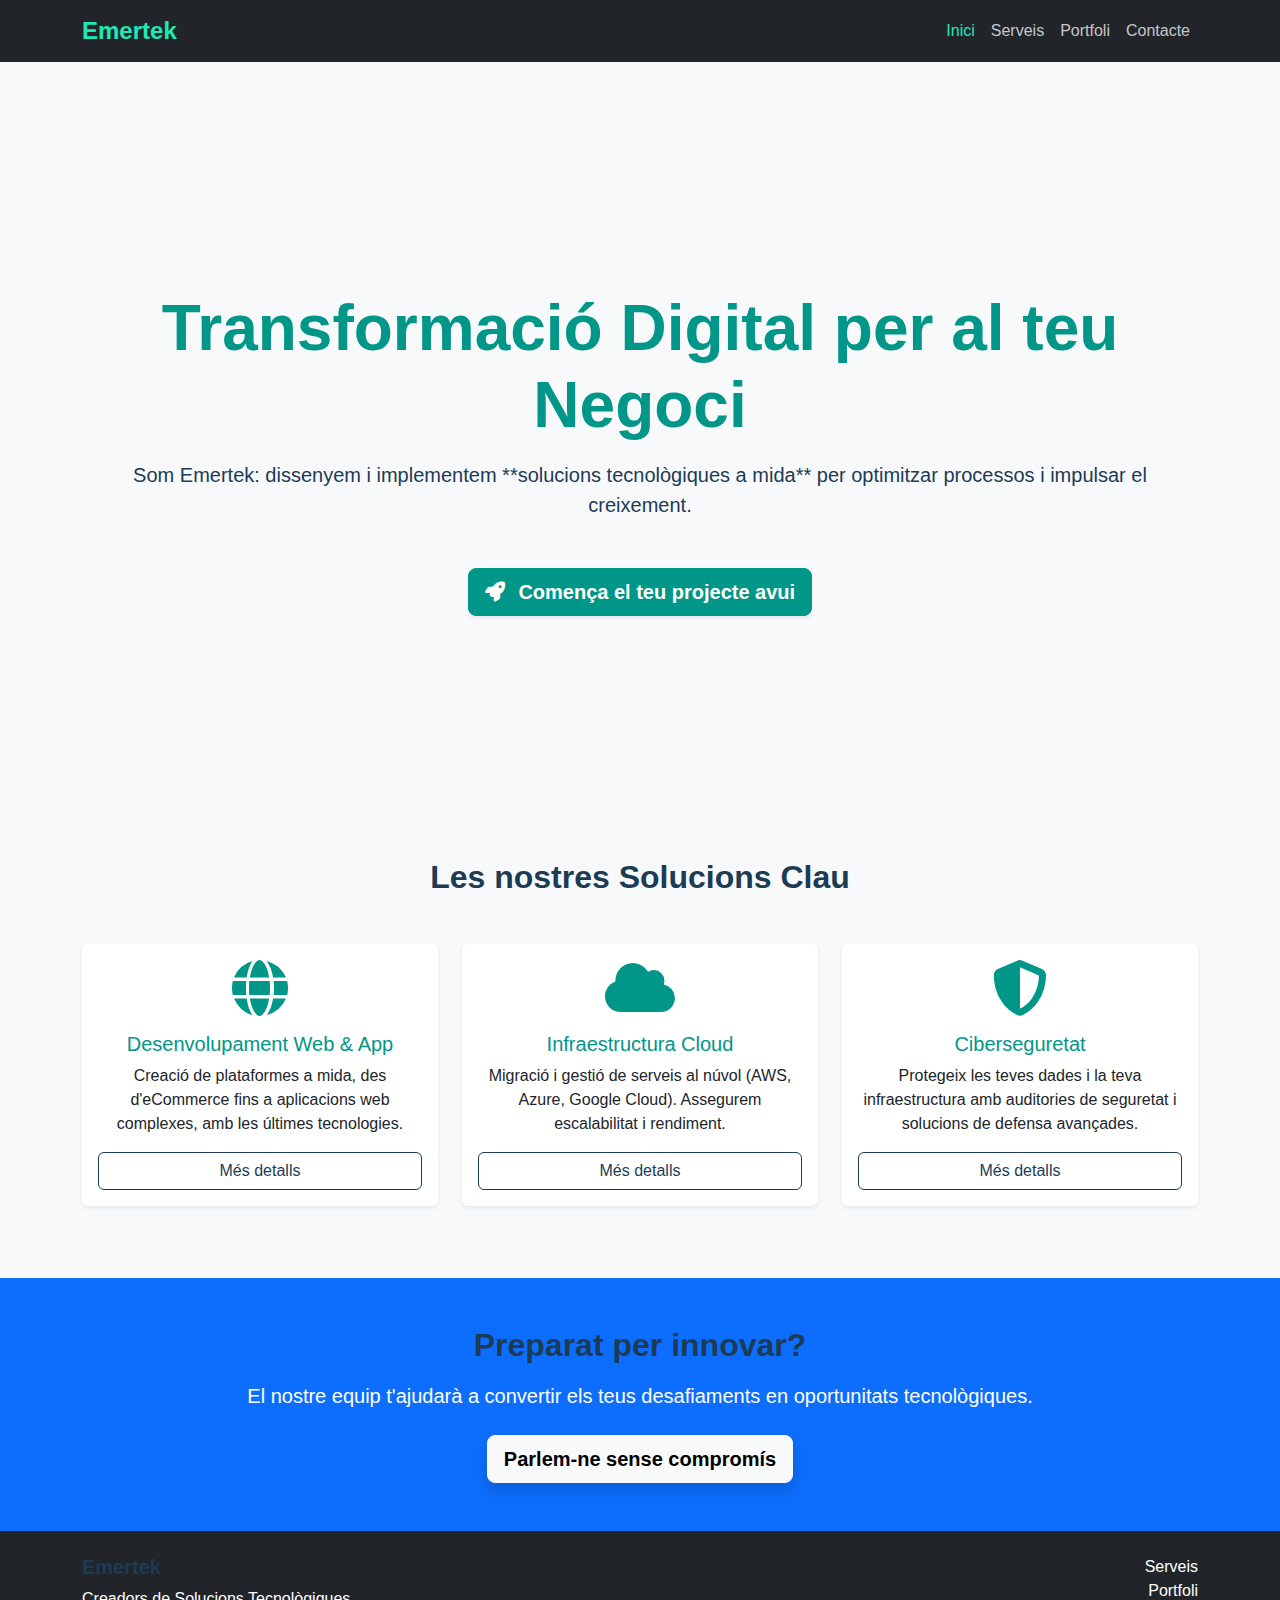
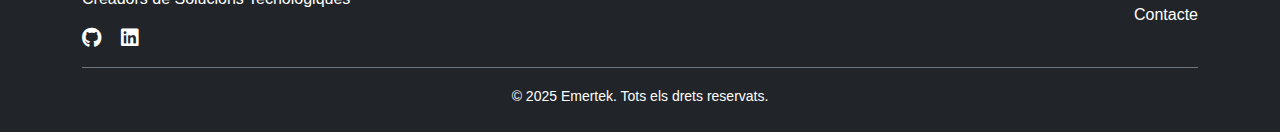
<file: index.html>
<!DOCTYPE html>
<html lang="ca">
<head>
    <meta charset="UTF-8">
    <meta name="viewport" content="width=device-width, initial-scale=1.0">
    <title>Emertek | Solucions Tecnològiques a Mida</title>
    <meta name="description" content="Emertek és el teu soci tecnològic per a la transformació digital. Desenvolupament web, consultoria i solucions d'infraestructura cloud.">
    
    <link href="https://cdn.jsdelivr.net/npm/bootstrap@5.3.2/dist/css/bootstrap.min.css" rel="stylesheet">
    
    <link rel="stylesheet" href="assets/css/style.css">
    
    <link rel="stylesheet" href="https://cdnjs.cloudflare.com/ajax/libs/font-awesome/6.5.1/css/all.min.css">
    
</head>
<body>

    <header>
        <nav class="navbar navbar-expand-lg navbar-dark bg-dark fixed-top">
            <div class="container">
                <a class="navbar-brand fw-bold" href="index.html">Emertek</a>
                <button class="navbar-toggler" type="button" data-bs-toggle="collapse" data-bs-target="#navbarNav" aria-controls="navbarNav" aria-expanded="false" aria-label="Toggle navigation">
                    <span class="navbar-toggler-icon"></span>
                </button>
                <div class="collapse navbar-collapse" id="navbarNav">
                    <ul class="navbar-nav ms-auto">
                        <li class="nav-item"><a class="nav-link active" aria-current="page" href="index.html">Inici</a></li>
                        <li class="nav-item"><a class="nav-link" href="serveis.html">Serveis</a></li>
                        <li class="nav-item"><a class="nav-link" href="portfolio.html">Portfoli</a></li>
                        <li class="nav-item"><a class="nav-link" href="contacte.html">Contacte</a></li>
                    </ul>
                </div>
            </div>
        </nav>
    </header>
    
    <main>
        
        <section class="hero bg-light text-center d-flex align-items-center" style="min-height: 90vh; padding-top: 5rem;">
            <div class="container">
                <h1 class="display-3 fw-bolder text-primary mb-3">Transformació Digital per al teu Negoci</h1>
                <p class="lead mb-5">Som Emertek: dissenyem i implementem **solucions tecnològiques a mida** per optimitzar processos i impulsar el creixement.</p>
                <a href="contacte.html" class="btn btn-primary btn-lg shadow-sm">
                    <i class="fas fa-rocket me-2"></i> Comença el teu projecte avui
                </a>
            </div>
        </section>

        <section class="py-5">
            <div class="container">
                <h2 class="text-center mb-5 fw-bold">Les nostres Solucions Clau</h2>
                <div class="row text-center">
                    
                    <div class="col-md-4 mb-4">
                        <div class="card h-100 p-3 border-0 shadow-sm">
                            <i class="fas fa-globe display-4 text-info mb-3"></i>
                            <h3 class="card-title h5">Desenvolupament Web & App</h3>
                            <p class="card-text">Creació de plataformes a mida, des d'eCommerce fins a aplicacions web complexes, amb les últimes tecnologies.</p>
                            <a href="serveis.html#web" class="btn btn-outline-secondary mt-auto">Més detalls</a>
                        </div>
                    </div>
                    
                    <div class="col-md-4 mb-4">
                        <div class="card h-100 p-3 border-0 shadow-sm">
                            <i class="fas fa-cloud display-4 text-info mb-3"></i>
                            <h3 class="card-title h5">Infraestructura Cloud</h3>
                            <p class="card-text">Migració i gestió de serveis al núvol (AWS, Azure, Google Cloud). Assegurem escalabilitat i rendiment.</p>
                            <a href="serveis.html#cloud" class="btn btn-outline-secondary mt-auto">Més detalls</a>
                        </div>
                    </div>
                    
                    <div class="col-md-4 mb-4">
                        <div class="card h-100 p-3 border-0 shadow-sm">
                            <i class="fas fa-shield-alt display-4 text-info mb-3"></i>
                            <h3 class="card-title h5">Ciberseguretat</h3>
                            <p class="card-text">Protegeix les teves dades i la teva infraestructura amb auditories de seguretat i solucions de defensa avançades.</p>
                            <a href="serveis.html#security" class="btn btn-outline-secondary mt-auto">Més detalls</a>
                        </div>
                    </div>

                </div>
            </div>
        </section>

        <section class="bg-primary text-white py-5">
            <div class="container text-center">
                <h2 class="mb-3">Preparat per innovar?</h2>
                <p class="lead mb-4">El nostre equip t'ajudarà a convertir els teus desafiaments en oportunitats tecnològiques.</p>
                <a href="contacte.html" class="btn btn-light btn-lg fw-bold shadow">Parlem-ne sense compromís</a>
            </div>
        </section>

    </main>

    <footer class="bg-dark text-white py-4">
        <div class="container">
            <div class="row">
                <div class="col-md-6 mb-3">
                    <h5 class="fw-bold">Emertek</h5>
                    <p>Creadors de Solucions Tecnològiques</p>
                    <div>
                        <a href="https://github.com/emertek" target="_blank" class="text-white me-3"><i class="fab fa-github fa-lg"></i></a>
                        <a href="#" class="text-white me-3"><i class="fab fa-linkedin fa-lg"></i></a>
                    </div>
                </div>
                <div class="col-md-6 mb-3 text-md-end">
                    <ul class="list-unstyled">
                        <li><a href="serveis.html" class="text-white text-decoration-none">Serveis</a></li>
                        <li><a href="portfolio.html" class="text-white text-decoration-none">Portfoli</a></li>
                        <li><a href="contacte.html" class="text-white text-decoration-none">Contacte</a></li>
                    </ul>
                </div>
            </div>
            <div class="text-center pt-3 border-top border-secondary">
                <small>&copy; 2025 Emertek. Tots els drets reservats.</small>
            </div>
        </div>
    </footer>

    <script src="https://cdn.jsdelivr.net/npm/bootstrap@5.3.2/dist/js/bootstrap.bundle.min.js"></script>
    <script src="assets/js/script.js"></script>

</body>
</html>
</file>
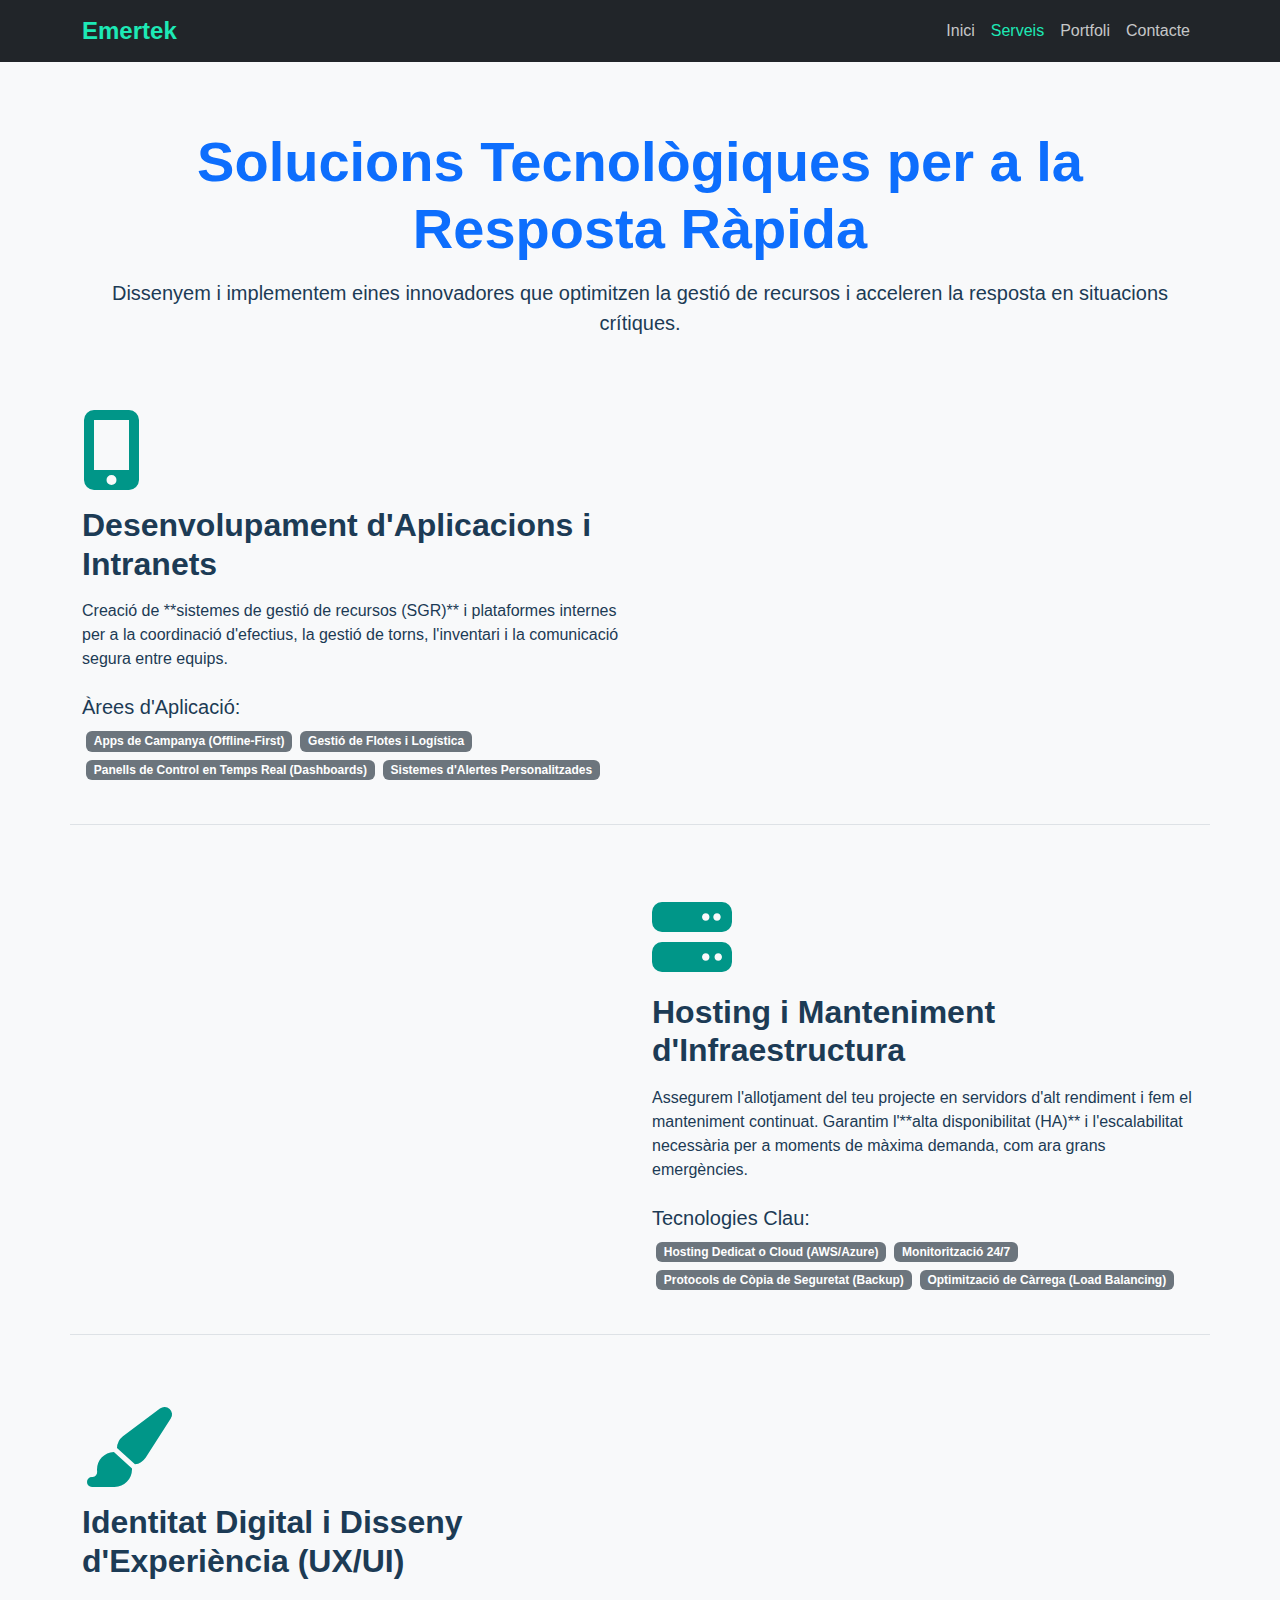
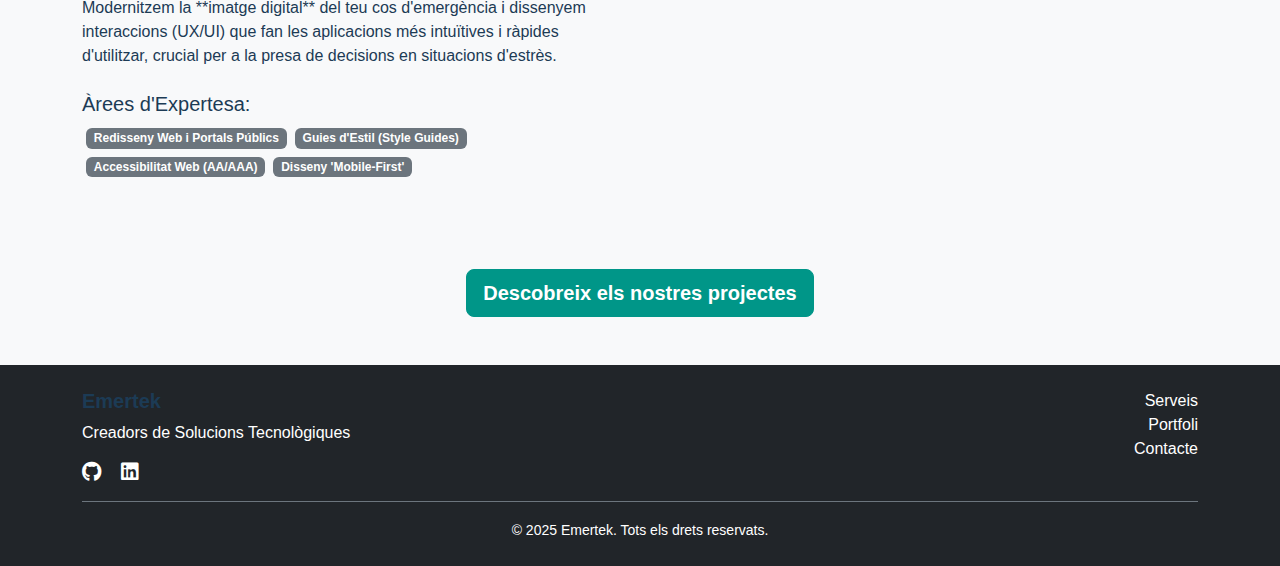
<file: serveis.html>
<!DOCTYPE html>
<html lang="ca">
<head>
    <meta charset="UTF-8">
    <meta name="viewport" content="width=device-width, initial-scale=1.0">
    <title>Serveis i Solucions | Emertek</title>
    <meta name="description" content="Detall dels serveis que ofereix Emertek: Desenvolupament Web, Consultoria Cloud, Ciberseguretat i automatització de processos. Solucions especialitzades per a cossos d'emergència.">
    
    <link href="https://cdn.jsdelivr.net/npm/bootstrap@5.3.2/dist/css/bootstrap.min.css" rel="stylesheet">
    
    <link rel="stylesheet" href="assets/css/style.css">
    
    <link rel="stylesheet" href="https://cdnjs.cloudflare.com/ajax/libs/font-awesome/6.5.1/css/all.min.css">
    
</head>
<body>

    <header>
        <nav class="navbar navbar-expand-lg navbar-dark bg-dark fixed-top">
            <div class="container">
                <a class="navbar-brand fw-bold" href="index.html">Emertek</a>
                <button class="navbar-toggler" type="button" data-bs-toggle="collapse" data-bs-target="#navbarNav" aria-controls="navbarNav" aria-expanded="false" aria-label="Toggle navigation">
                    <span class="navbar-toggler-icon"></span>
                </button>
                <div class="collapse navbar-collapse" id="navbarNav">
                    <ul class="navbar-nav ms-auto">
                        <li class="nav-item"><a class="nav-link" href="index.html">Inici</a></li>
                        <li class="nav-item"><a class="nav-link active" aria-current="page" href="serveis.html">Serveis</a></li>
                        <li class="nav-item"><a class="nav-link" href="portfolio.html">Portfoli</a></li>
                        <li class="nav-item"><a class="nav-link" href="contacte.html">Contacte</a></li>
                    </ul>
                </div>
            </div>
        </nav>
    </header>
    
    <main style="padding-top: 5rem;">
        
        <section class="py-5 bg-light">
            <div class="container">
                <h1 class="display-4 fw-bolder text-center text-primary mb-3">Solucions Tecnològiques per a la Resposta Ràpida</h1>
                <p class="lead text-center mb-5">Dissenyem i implementem eines innovadores que optimitzen la gestió de recursos i acceleren la resposta en situacions crítiques.</p>

                <div class="row align-items-center mb-5 py-4 border-bottom" id="web">
                    <div class="col-lg-6 order-lg-1">
                        <i class="fas fa-mobile-alt display-1 text-info mb-3"></i>
                        <h2 class="fw-bold mb-3">Desenvolupament d'Aplicacions i Intranets</h2>
                        <p>Creació de **sistemes de gestió de recursos (SGR)** i plataformes internes per a la coordinació d'efectius, la gestió de torns, l'inventari i la comunicació segura entre equips.</p>
                        <h4 class="h5 mt-4">Àrees d'Aplicació:</h4>
                        <ul class="list-unstyled d-flex flex-wrap">
                            <li class="badge bg-secondary text-white m-1">Apps de Campanya (Offline-First)</li>
                            <li class="badge bg-secondary text-white m-1">Gestió de Flotes i Logística</li>
                            <li class="badge bg-secondary text-white m-1">Panells de Control en Temps Real (Dashboards)</li>
                            <li class="badge bg-secondary text-white m-1">Sistemes d'Alertes Personalitzades</li>
                        </ul>
                    </div>
                    <div class="col-lg-6 order-lg-2 text-center">
                        
                    </div>
                </div>

                <div class="row align-items-center mb-5 py-4 border-bottom" id="cloud">
                    <div class="col-lg-6 order-lg-2">
                        <i class="fas fa-server display-1 text-info mb-3"></i>
                        <h2 class="fw-bold mb-3">Hosting i Manteniment d'Infraestructura</h2>
                        <p>Assegurem l'allotjament del teu projecte en servidors d'alt rendiment i fem el manteniment continuat. Garantim l'**alta disponibilitat (HA)** i l'escalabilitat necessària per a moments de màxima demanda, com ara grans emergències.</p>
                        <h4 class="h5 mt-4">Tecnologies Clau:</h4>
                        <ul class="list-unstyled d-flex flex-wrap">
                            <li class="badge bg-secondary text-white m-1">Hosting Dedicat o Cloud (AWS/Azure)</li>
                            <li class="badge bg-secondary text-white m-1">Monitorització 24/7</li>
                            <li class="badge bg-secondary text-white m-1">Protocols de Còpia de Seguretat (Backup)</li>
                            <li class="badge bg-secondary text-white m-1">Optimització de Càrrega (Load Balancing)</li>
                        </ul>
                    </div>
                    <div class="col-lg-6 order-lg-1 text-center">
                        
                    </div>
                </div>

                <div class="row align-items-center mb-5 py-4" id="identity">
                    <div class="col-lg-6 order-lg-1">
                        <i class="fas fa-paint-brush display-1 text-info mb-3"></i>
                        <h2 class="fw-bold mb-3">Identitat Digital i Disseny d'Experiència (UX/UI)</h2>
                        <p>Modernitzem la **imatge digital** del teu cos d'emergència i dissenyem interaccions (UX/UI) que fan les aplicacions més intuïtives i ràpides d'utilitzar, crucial per a la presa de decisions en situacions d'estrès.</p>
                        <h4 class="h5 mt-4">Àrees d'Expertesa:</h4>
                        <ul class="list-unstyled d-flex flex-wrap">
                            <li class="badge bg-secondary text-white m-1">Redisseny Web i Portals Públics</li>
                            <li class="badge bg-secondary text-white m-1">Guies d'Estil (Style Guides)</li>
                            <li class="badge bg-secondary text-white m-1">Accessibilitat Web (AA/AAA)</li>
                            <li class="badge bg-secondary text-white m-1">Disseny 'Mobile-First'</li>
                        </ul>
                    </div>
                    <div class="col-lg-6 order-lg-2 text-center">
                        
                    </div>
                </div>
                
                <div class="text-center mt-5">
                    <a href="portfolio.html" class="btn btn-primary btn-lg">Descobreix els nostres projectes</a>
                </div>

            </div>
        </section>

    </main>

    <footer class="bg-dark text-white py-4">
        <div class="container">
            <div class="row">
                <div class="col-md-6 mb-3">
                    <h5 class="fw-bold">Emertek</h5>
                    <p>Creadors de Solucions Tecnològiques</p>
                    <div>
                        <a href="https://github.com/emertek" target="_blank" class="text-white me-3"><i class="fab fa-github fa-lg"></i></a>
                        <a href="#" class="text-white me-3"><i class="fab fa-linkedin fa-lg"></i></a>
                    </div>
                </div>
                <div class="col-md-6 mb-3 text-md-end">
                    <ul class="list-unstyled">
                        <li><a href="serveis.html" class="text-white text-decoration-none">Serveis</a></li>
                        <li><a href="portfolio.html" class="text-white text-decoration-none">Portfoli</a></li>
                        <li><a href="contacte.html" class="text-white text-decoration-none">Contacte</a></li>
                    </ul>
                </div>
            </div>
            <div class="text-center pt-3 border-top border-secondary">
                <small>&copy; 2025 Emertek. Tots els drets reservats.</small>
            </div>
        </div>
    </footer>

    <script src="https://cdn.jsdelivr.net/npm/bootstrap@5.3.2/dist/js/bootstrap.bundle.min.js"></script>
    <script src="assets/js/script.js"></script>

</body>
</html>
</file>
<file: assets/css/style.css>
/*
==================================================
  FULL D'ESTILS PERSONALITZAT PER A EMERTEK
  PALETA DE COLORS:
  - Primari/Text Fosc: #1C3B55 (Blau Marí Fosc)
  - Accent/Acció: #009688 (Turquesa Fosc)
  - Accent Clar/Detalls: #1DE9B6 (Verd Aqua Brillant)
==================================================
*/

/* 1. ESTILS GLOBALS I TIPOGRAFIA */

body {
    font-family: 'Segoe UI', Tahoma, Geneva, Verdana, sans-serif;
    color: #1C3B55; /* Color de text principal */
    background-color: #f8f9fa;
}

h1, h2, h3, h4, h5, h6 {
    font-weight: 700; /* Negreta per als títols */
    color: #1C3B55; /* Títols en Blau Marí Fosc */
}

/* 2. BARRA DE NAVEGACIÓ (HEADER) */

.navbar-dark .navbar-brand {
    color: #1DE9B6; /* Nom de la marca en el color accent */
    font-size: 1.5rem;
}

.navbar-dark .navbar-nav .nav-link {
    color: rgba(255, 255, 255, 0.75);
    transition: color 0.3s;
}

.navbar-dark .navbar-nav .nav-link:hover,
.navbar-dark .navbar-nav .nav-link.active {
    color: #1DE9B6; /* Resalt en el color accent clar */
}

/* 3. BOTONS PERSONALITZATS (Sobreescriu Bootstrap) */

.btn-primary {
    background-color: #009688; /* Turquesa Fosc */
    border-color: #009688;
    font-weight: 600;
    transition: background-color 0.3s, border-color 0.3s;
}

.btn-primary:hover, .btn-primary:focus {
    background-color: #00796B; /* Turquesa Fosc més fosc en hover */
    border-color: #00796B;
}

.btn-outline-secondary {
    color: #1C3B55; /* Text Blau Fosc */
    border-color: #1C3B55;
    transition: background-color 0.3s, color 0.3s;
}

.btn-outline-secondary:hover {
    background-color: #1C3B55;
    color: white;
}


/* 4. HERO SECTION (Pàgina principal) */

.hero .display-3 {
    /* El color ja està definit amb la classe .text-primary de Bootstrap
       que hauríem de redefinir o fer servir una de nova si no volem el blau per defecte.
       Deixem .text-primary amb el nostre color accent a través de variables o directament: */
    color: #009688 !important; 
}

/* Ajusta l'altura mínima per assegurar que el contingut no es superposi a la barra fixa */
.hero {
    min-height: 90vh; 
    padding-top: 6rem !important; /* Ajust per la barra fixa */
}

/* 5. TARGETES (SERVEIS/PORTFOLI) */

.card-title {
    color: #009688; /* Títols de targetes en Turquesa Fosc */
}

.card {
    border: none;
    transition: transform 0.3s, box-shadow 0.3s;
}

.card:hover {
    transform: translateY(-5px); /* Efecte lleuger en moure el ratolí */
    box-shadow: 0 1rem 3rem rgba(0, 0, 0, 0.175) !important;
}

/* Icones de serveis i detalls */
.text-info {
    color: #009688 !important; /* Sobreescriu l'info de Bootstrap al nostre Turquesa Fosc */
}

.bg-info {
    background-color: #009688 !important;
}

/* 6. PEU DE PÀGINA (FOOTER) */

footer a {
    color: rgba(255, 255, 255, 0.7);
    transition: color 0.3s;
}

footer a:hover {
    color: #1DE9B6; /* Enllaços en color accent clar */
}

/* Estils per a la secció de contacte i formularis */
.form-control:focus {
    border-color: #009688;
    box-shadow: 0 0 0 0.25rem rgba(0, 150, 136, 0.25); /* Turquesa amb transparència */
}

.badge.bg-primary {
    background-color: #009688 !important;
}

/* MEDIA QUERIES (Per a mòbils, si calen ajustos més detallats) */
@media (max-width: 992px) {
    .hero {
        min-height: 70vh;
        padding-top: 5rem !important;
    }
}
</file>
